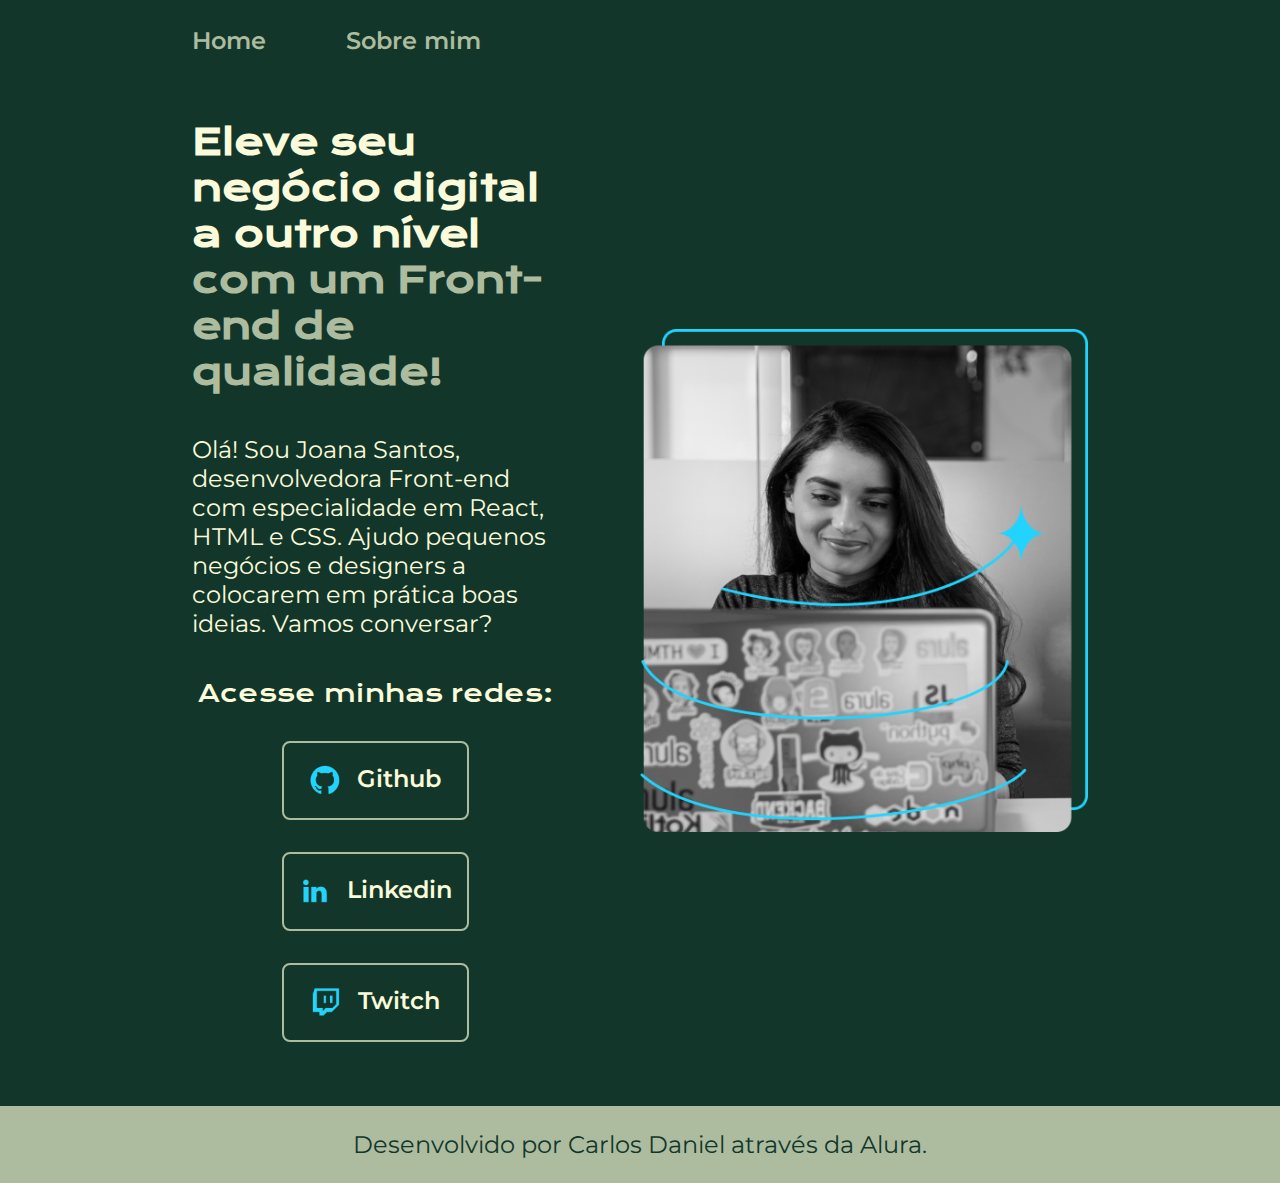
<file: index.html>
<!DOCTYPE html>
<html lang="pt-br">
<head>
    <meta charset="UTF-8">
    <meta name="viewport" content="width=device-width, initial-scale=1.0">
    <title> <p>Portfolio</p></title>
    <link rel="stylesheet" href="./styles/style.css">
</head>
<body>
    <header class="cabecalho">
        <nav class="cabecalho__menu">
            <a class="cabecalho__menu__link" href="index.html">Home</a>
            <a class="cabecalho__menu__link" href="about.html">Sobre mim</a>
        </nav>
    </header>

    <main class="apresentacao">
        <section class="apresentacao__conteudo">
            <h1 class="apresentacao__conteudo__titulo">Eleve seu negócio digital a outro nível <strong class="titulo-destaque">com um Front-end de qualidade!</strong></h1>
            <p class="apresentacao__conteudo__texto">Olá! Sou Joana Santos, desenvolvedora Front-end com especialidade em React, HTML e CSS. Ajudo pequenos negócios e designers a colocarem em prática boas ideias. Vamos conversar?</p>
            <div class="apresentacao__links">
                <h2 class="apresentacao__links_subtitulo">Acesse minhas redes:</h2>

                <a class="apresentacao__links__navegacao" href="https://github.com/guilhermeonrails"> 
                    <img src="./img/Logo Github.png" alt="github">Github</a>

                <a class="apresentacao__links__navegacao" href="https://linkedin.com/in/rafaellaballerini">
                    <img src="./img/Logo linkedin.png" alt="linkedin">Linkedin</a>

                <a class="apresentacao__links__navegacao" href="https://twitch.tv/guilimadev">
                    <img src="./img/Logo Twitch.png" alt="twitch">Twitch</a>

            </div>
        </section>
        <img class="apresentacao__imagem" src="./img/Imagemaluraprojeto.png" alt="Foto da Joana Santos programando">
    </main>

    <footer class="rodape">
        <p>Desenvolvido por Carlos Daniel através da Alura.</p>
    </footer>
</body>
</html>
</file>
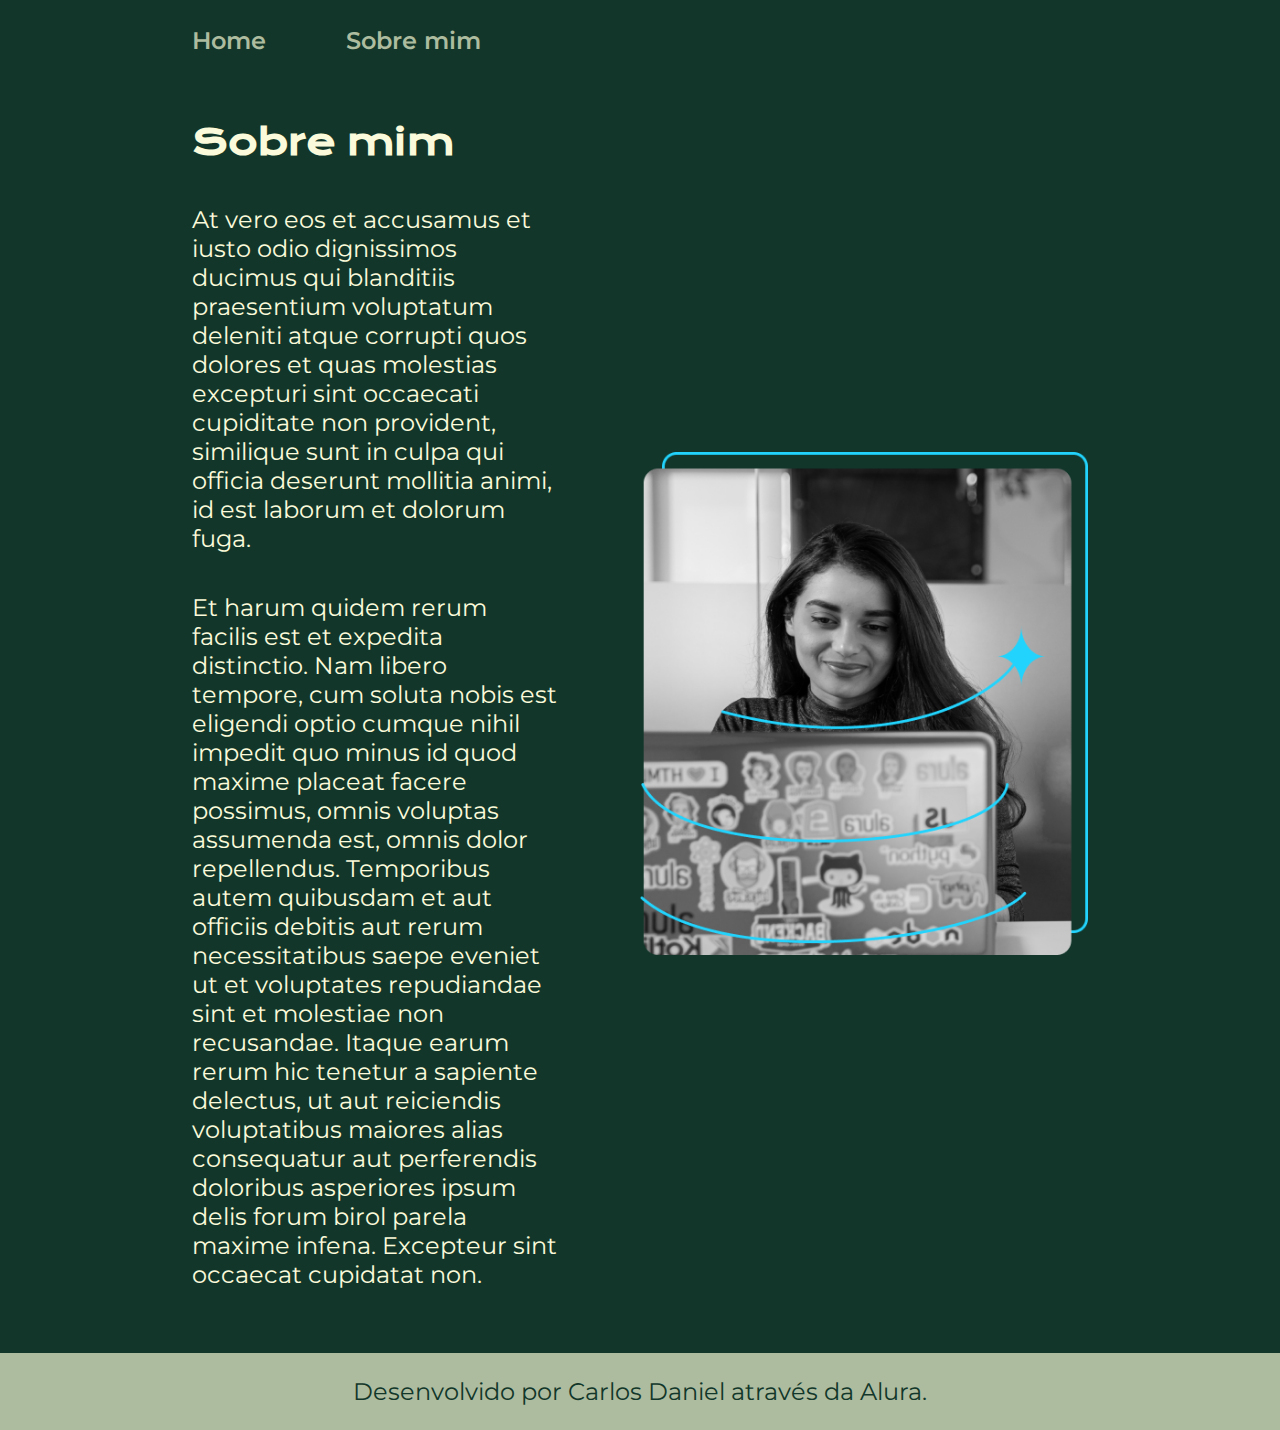
<file: about.html>
<!DOCTYPE html>
<html lang="en">
<head>
    <meta charset="UTF-8">
    <meta name="viewport" content="width=device-width, initial-scale=1.0">
    <title>Sobre mim</title>
    <link rel="stylesheet" href="./styles/style.css">
</head>
<body>
    <header class="cabecalho">
        <nav class="cabecalho__menu">
            <a class="cabecalho__menu__link" href="index.html">Home</a>
            <a class="cabecalho__menu__link" href="about.html">Sobre mim</a>
        </nav>
    </header>

    <main class="apresentacao">  
        <section class="apresentacao__conteudo">
            <h1 class="apresentacao__conteudo__titulo">Sobre mim</h1>
            <p class="apresentacao__conteudo__texto">At vero eos et accusamus et iusto odio dignissimos ducimus qui blanditiis praesentium voluptatum deleniti atque corrupti quos dolores et quas molestias excepturi sint occaecati cupiditate non provident, similique sunt in culpa qui officia deserunt mollitia animi, id est laborum et dolorum fuga.</p>
            <p class="apresentacao__conteudo__texto">Et harum quidem rerum facilis est et expedita distinctio. Nam libero tempore, cum soluta nobis est eligendi optio cumque nihil impedit quo minus id quod maxime placeat facere possimus, omnis voluptas assumenda est, omnis dolor repellendus. Temporibus autem quibusdam et aut officiis debitis aut rerum necessitatibus saepe eveniet ut et voluptates repudiandae sint et molestiae non recusandae. Itaque earum rerum hic tenetur a sapiente delectus, ut aut reiciendis voluptatibus maiores alias consequatur aut perferendis doloribus asperiores ipsum delis forum birol parela maxime infena. Excepteur sint occaecat cupidatat non.</p>
        </section> 
        <img class="apresentacao__imagem" src="./img/Imagemaluraprojeto.png" alt="Foto da Joana Santos programando">
    </main>

    <footer class="rodape">
        <p>Desenvolvido por Carlos Daniel através da Alura.</p>
    </footer>

    
</body>
</html>
</file>
<file: styles/style.css>
@import url('https://fonts.googleapis.com/css2?family=Krona+One&family=Montserrat&display=swap');
@import url('https://fonts.googleapis.com/css2?family=Krona+One&family=Montserrat:wght@400;600&display=swap');

:root {
    --cor-primaria: #12372A;
    --cor-secundaria: #FBFADA;
    --cor-terciaria: #ADBC9F;
    --cor-hover: #436850;

    --fonte-principal: 'Krona One', 'sans-serif';
    --fonte-secundaria: "Montserrat", 'sans-serif';
}

* {
    margin: 0;
    padding: 0;
}

body {
    /* height: 100vh; */
    box-sizing: content-box;
    background-color: var(--cor-primaria);
    color: var(--cor-secundaria);
}

.cabecalho {
    padding: 2% 0% 0% 15%;
}

.cabecalho__menu {
    display: flex;
    gap: 80px;
}

.cabecalho__menu__link {
    font-family: var(--fonte-secundaria);
    font-size: 1.5rem;
    font-weight: 600;
    color: var(--cor-terciaria);
    text-decoration: none;
}

.apresentacao {
    padding: 5% 15%;
    display: flex;
    align-items: center;
    justify-content: space-between;
    gap: 82px;
}

.titulo-destaque {
    color: var(--cor-terciaria);
}

.apresentacao__conteudo {
    width: 50%;
    display: flex;
    flex-direction: column;
    gap: 40px;
}

.apresentacao__conteudo__titulo {
    font-size: 2.25rem;
    font-family: var(--fonte-principal);
}

.apresentacao__conteudo__texto {
    font-size: 1.5rem;
    font-family: var(--fonte-secundaria);
}

.apresentacao__links {
    display: flex;
    flex-direction: column;
    justify-content: space-between;
    align-items: center;
    gap: 32px;
}

.apresentacao__links_subtitulo {
    font-family: var(--fonte-principal);
    font-weight: 400;
    font-size: 1.5rem;
}

.apresentacao__links__navegacao {
    /* background-color: #22D4FD; */
    display: flex;
    justify-content: center;
    gap: 16px;
    width: 50%;
    text-align: center;
    border-radius: 8px;
    font-size: 1.5rem;
    font-weight: 600;
    padding: 21.5px 0;
    text-decoration: none;
    color: var(--cor-secundaria);
    font-family: var(--fonte-secundaria);
    border: 2px solid var(--cor-terciaria);
}

.apresentacao__links__link:hover {
    background-color: var(--cor-hover)
}

.apresentacao__imagem {
    width: 50%;
}

.rodape {
    padding: 24px;
    color: var(--cor-primaria);
    background-color: var(--cor-terciaria);
    text-align: center;
    font-family: var(--fonte-secundaria);
    font-size: 1.5rem;
    font-weight: 400;
}

@media (max-width: 1200px) {
    .cabecalho {
        padding: 10%;
    }

    .cabecalho__menu {
        justify-content: center;
    }

    .apresentacao {
        flex-direction: column-reverse;
        padding: 5%;
    }

    .apresentacao__conteudo {
        width: auto;

    }
}
</file>
